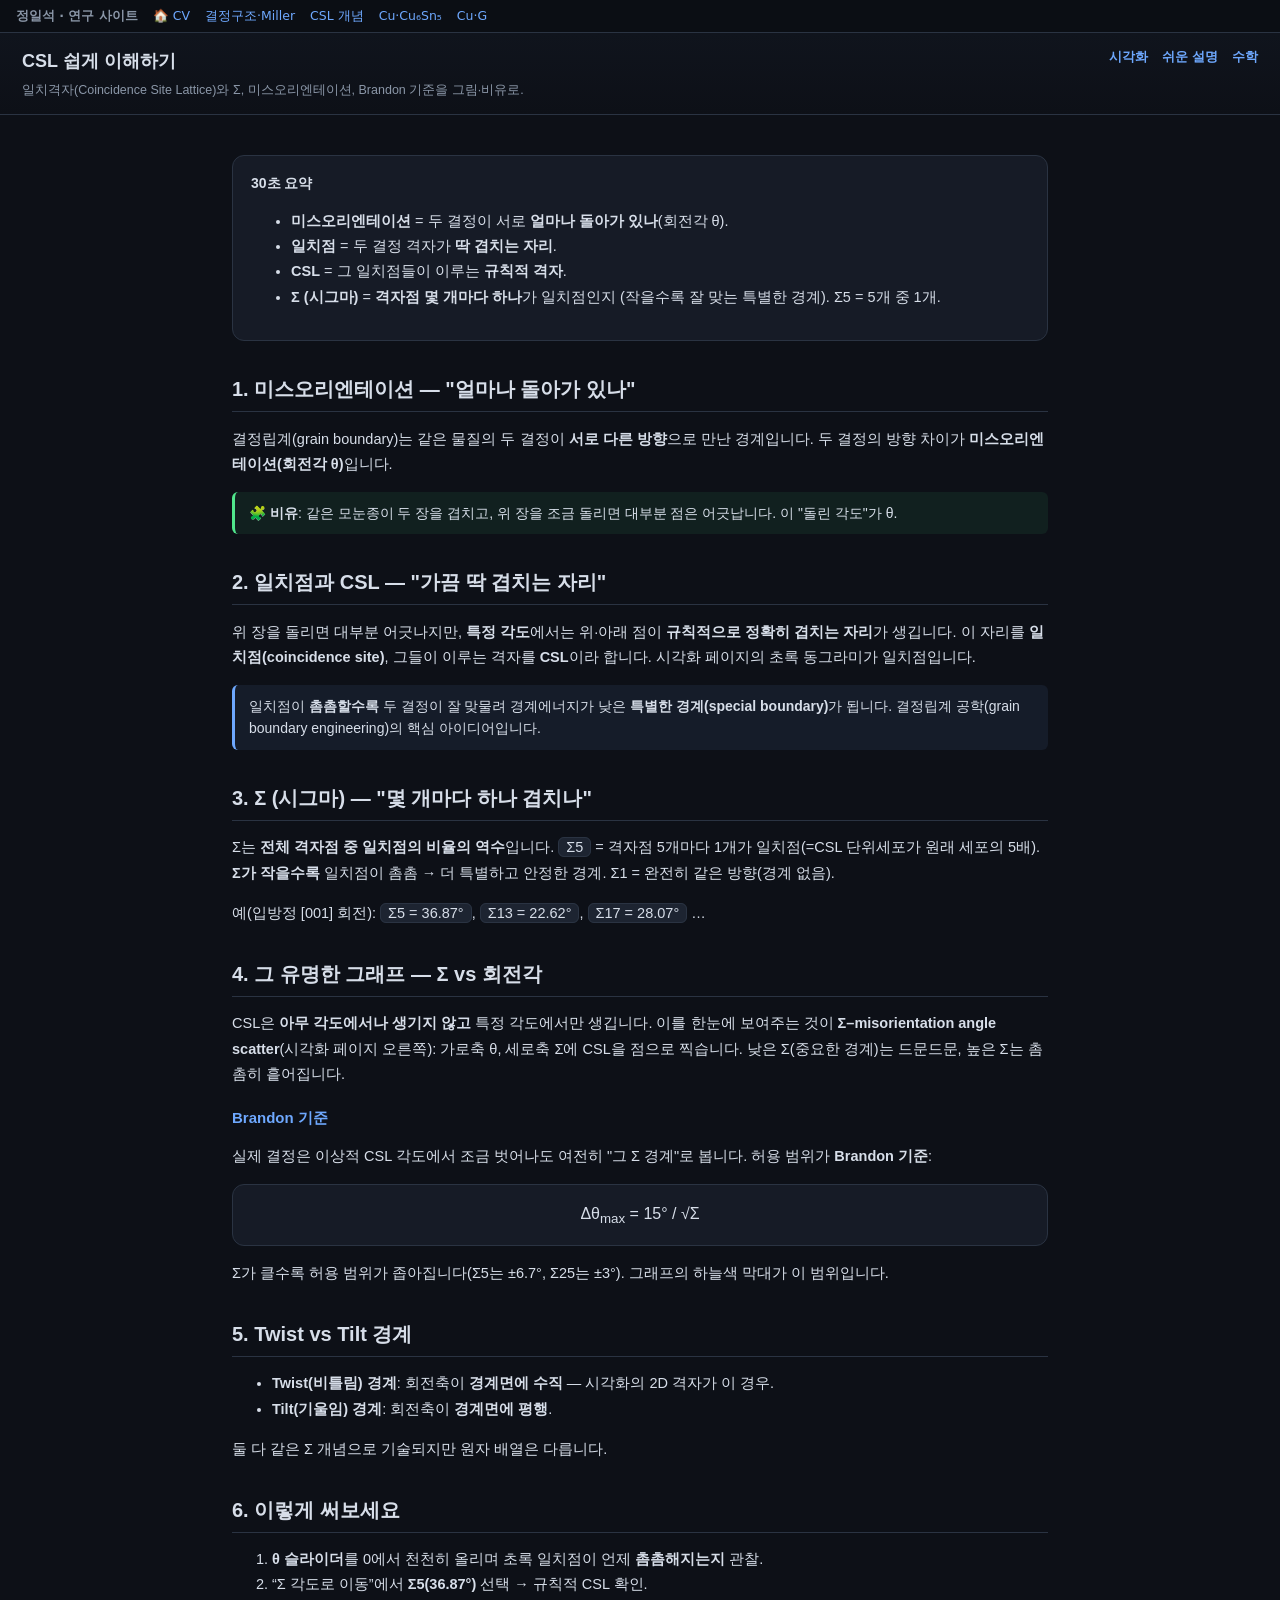
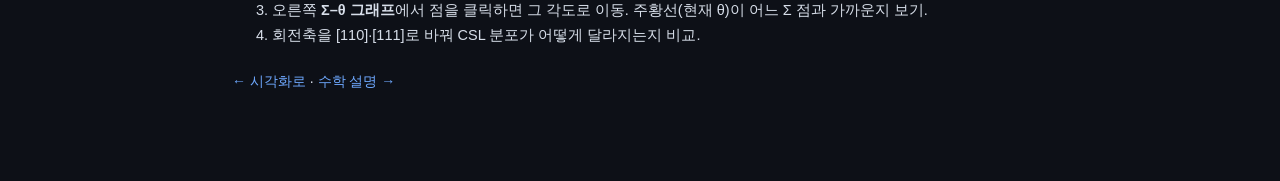
<file: guide.html>
<!DOCTYPE html>
<html lang="ko">
<head>
<meta charset="UTF-8" />
<meta name="viewport" content="width=device-width, initial-scale=1.0" />
<title>CSL 쉽게 이해하기</title>
<link rel="stylesheet" href="css/style.css" />
</head>
<body class="docbody">
<!--portal-nav-->
<nav style="background:#0b0e14;border-bottom:1px solid #2a3342;padding:7px 16px;font:12.5px/1.4 system-ui,'Noto Sans KR',sans-serif;display:flex;gap:6px 15px;flex-wrap:wrap;align-items:center">
<b style="color:#8b97a8">정일석 · 연구 사이트</b>
<a style="color:#6ea8fe;text-decoration:none" href="https://mureds.github.io/">🏠 CV</a>
<a style="color:#6ea8fe;text-decoration:none" href="https://mureds.github.io/crystal_basics/">결정구조·Miller</a>
<a style="color:#6ea8fe;text-decoration:none" href="https://mureds.github.io/csl_concept/">CSL 개념</a>
<a style="color:#6ea8fe;text-decoration:none" href="https://mureds.github.io/csl_cu_cu6sn5/">Cu·Cu₆Sn₅</a>
<a style="color:#6ea8fe;text-decoration:none" href="https://mureds.github.io/csl_cu_g/">Cu·G</a>
</nav>
  <header>
    <h1>CSL 쉽게 이해하기
      <span class="nav"><a href="index.html">시각화</a><a href="guide.html">쉬운 설명</a><a href="math.html">수학</a></span>
    </h1>
    <p class="sub">일치격자(Coincidence Site Lattice)와 Σ, 미스오리엔테이션, Brandon 기준을 그림·비유로.</p>
  </header>
  <div class="doc">
    <div class="card"><b>30초 요약</b>
      <ul>
        <li><b>미스오리엔테이션</b> = 두 결정이 서로 <b>얼마나 돌아가 있나</b>(회전각 θ).</li>
        <li><b>일치점</b> = 두 결정 격자가 <b>딱 겹치는 자리</b>.</li>
        <li><b>CSL</b> = 그 일치점들이 이루는 <b>규칙적 격자</b>.</li>
        <li><b>Σ (시그마)</b> = <b>격자점 몇 개마다 하나</b>가 일치점인지 (작을수록 잘 맞는 특별한 경계). Σ5 = 5개 중 1개.</li>
      </ul>
    </div>

    <h2>1. 미스오리엔테이션 — "얼마나 돌아가 있나"</h2>
    <p>결정립계(grain boundary)는 같은 물질의 두 결정이 <b>서로 다른 방향</b>으로 만난 경계입니다. 두 결정의 방향 차이가 <b>미스오리엔테이션(회전각 θ)</b>입니다.</p>
    <div class="analogy">🧩 <b>비유</b>: 같은 모눈종이 두 장을 겹치고, 위 장을 조금 돌리면 대부분 점은 어긋납니다. 이 "돌린 각도"가 θ.</div>

    <h2>2. 일치점과 CSL — "가끔 딱 겹치는 자리"</h2>
    <p>위 장을 돌리면 대부분 어긋나지만, <b>특정 각도</b>에서는 위·아래 점이 <b>규칙적으로 정확히 겹치는 자리</b>가 생깁니다. 이 자리를 <b>일치점(coincidence site)</b>, 그들이 이루는 격자를 <b>CSL</b>이라 합니다. 시각화 페이지의 초록 동그라미가 일치점입니다.</p>
    <div class="tip">일치점이 <b>촘촘할수록</b> 두 결정이 잘 맞물려 경계에너지가 낮은 <b>특별한 경계(special boundary)</b>가 됩니다. 결정립계 공학(grain boundary engineering)의 핵심 아이디어입니다.</div>

    <h2>3. Σ (시그마) — "몇 개마다 하나 겹치나"</h2>
    <p>Σ는 <b>전체 격자점 중 일치점의 비율의 역수</b>입니다. <span class="kv">Σ5</span> = 격자점 5개마다 1개가 일치점(=CSL 단위세포가 원래 세포의 5배). <b>Σ가 작을수록</b> 일치점이 촘촘 → 더 특별하고 안정한 경계. Σ1 = 완전히 같은 방향(경계 없음).</p>
    <p>예(입방정 [001] 회전): <span class="kv">Σ5 = 36.87°</span>, <span class="kv">Σ13 = 22.62°</span>, <span class="kv">Σ17 = 28.07°</span> …</p>

    <h2>4. 그 유명한 그래프 — Σ vs 회전각</h2>
    <p>CSL은 <b>아무 각도에서나 생기지 않고</b> 특정 각도에서만 생깁니다. 이를 한눈에 보여주는 것이 <b>Σ–misorientation angle scatter</b>(시각화 페이지 오른쪽): 가로축 θ, 세로축 Σ에 CSL을 점으로 찍습니다. 낮은 Σ(중요한 경계)는 드문드문, 높은 Σ는 촘촘히 흩어집니다.</p>
    <h3>Brandon 기준</h3>
    <p>실제 결정은 이상적 CSL 각도에서 조금 벗어나도 여전히 "그 Σ 경계"로 봅니다. 허용 범위가 <b>Brandon 기준</b>:</p>
    <div class="card" style="text-align:center;font-size:16px">Δθ<sub>max</sub> = 15° / √Σ</div>
    <p>Σ가 클수록 허용 범위가 좁아집니다(Σ5는 ±6.7°, Σ25는 ±3°). 그래프의 하늘색 막대가 이 범위입니다.</p>

    <h2>5. Twist vs Tilt 경계</h2>
    <ul>
      <li><b>Twist(비틀림) 경계</b>: 회전축이 <b>경계면에 수직</b> — 시각화의 2D 격자가 이 경우.</li>
      <li><b>Tilt(기울임) 경계</b>: 회전축이 <b>경계면에 평행</b>.</li>
    </ul>
    <p>둘 다 같은 Σ 개념으로 기술되지만 원자 배열은 다릅니다.</p>

    <h2>6. 이렇게 써보세요</h2>
    <ol>
      <li><b>θ 슬라이더</b>를 0에서 천천히 올리며 초록 일치점이 언제 <b>촘촘해지는지</b> 관찰.</li>
      <li>“Σ 각도로 이동”에서 <b>Σ5(36.87°)</b> 선택 → 규칙적 CSL 확인.</li>
      <li>오른쪽 <b>Σ–θ 그래프</b>에서 점을 클릭하면 그 각도로 이동. 주황선(현재 θ)이 어느 Σ 점과 가까운지 보기.</li>
      <li>회전축을 [110]·[111]로 바꿔 CSL 분포가 어떻게 달라지는지 비교.</li>
    </ol>
    <a class="back" href="index.html">← 시각화로</a> · <a class="back" href="math.html">수학 설명 →</a>
  </div>
</body>
</html>
</file>
<file: css/style.css>
:root{
  --bg:#0d1017; --panel:#161b26; --panel2:#1d2431; --line:#2a3342;
  --txt:#d7dee9; --muted:#8b97a8; --a:#e88a3a; --b:#5aa0ff; --co:#50e68c; --accent:#6ea8fe;
}
*{box-sizing:border-box}
html,body{margin:0;height:100%}
body{background:var(--bg);color:var(--txt);
  font:14px/1.6 -apple-system,"Segoe UI","Noto Sans KR",sans-serif;display:flex;flex-direction:column}
a{color:var(--accent);text-decoration:none} a:hover{text-decoration:underline}
header{padding:14px 22px;border-bottom:1px solid var(--line);background:linear-gradient(180deg,#10141d,#0d1017)}
header h1{margin:0;font-size:18px}
header h1 .nav{float:right;font-size:13px;font-weight:600}
header h1 .nav a{margin-left:14px}
header .sub{margin:5px 0 0;color:var(--muted);font-size:12.5px}
main{flex:1;display:flex;min-height:0}
#controls{width:290px;flex-shrink:0;background:var(--panel);border-right:1px solid var(--line);
  overflow-y:auto;padding:6px 14px 24px}
#controls section{padding:12px 0;border-bottom:1px solid var(--line)}
#controls h2{font-size:12px;text-transform:uppercase;letter-spacing:.6px;color:var(--muted);margin:6px 0 10px}
label{display:block;margin:10px 0;font-size:13px}
.hint{color:var(--muted);font-size:11.5px;float:right}
input[type=range]{width:100%;margin-top:8px;accent-color:var(--accent)}
input[type=number],select{width:100%;background:var(--panel2);border:1px solid var(--line);
  color:var(--txt);border-radius:7px;padding:7px 9px;font-size:13px}
.chk{display:flex;align-items:center;gap:6px;font-size:13px;margin:5px 0}
button{background:var(--panel2);border:1px solid var(--line);color:var(--txt);border-radius:7px;
  padding:7px 10px;cursor:pointer;font-size:13px}
button:hover{border-color:var(--accent)}
#readout dl{display:grid;grid-template-columns:1fr auto;gap:4px 10px;margin:0}
#readout dt{color:var(--muted);font-size:12.5px} #readout dd{margin:0;text-align:right;font-variant-numeric:tabular-nums}
#stage{flex:1;display:flex;flex-direction:column;min-width:0;padding:12px;gap:12px;overflow:auto}
.pane{background:var(--panel);border:1px solid var(--line);border-radius:12px;padding:10px 12px}
.pane h3{margin:0 0 6px;font-size:13px;color:var(--muted);font-weight:600}
canvas{display:block;width:100%;background:#0b0e14;border-radius:8px;border:1px solid var(--line)}
#cvLat{height:440px;cursor:grab} #cvLat:active{cursor:grabbing}
#cvScatter{height:340px}
.legend{display:flex;gap:16px;flex-wrap:wrap;font-size:12px;color:var(--muted);margin-top:6px}
.legend i{display:inline-block;width:10px;height:10px;border-radius:50%;vertical-align:-1px;margin-right:5px}
.legend .a{background:var(--a)} .legend .b{background:var(--b)}
.legend .co{background:transparent;border:2px solid var(--co)}
/* doc pages (guide/math) */
.doc{max-width:860px;margin:0 auto;padding:26px 22px 80px;display:block}
.doc h2{font-size:20px;margin:32px 0 10px;border-bottom:1px solid var(--line);padding-bottom:6px}
.doc h3{font-size:15px;color:var(--accent);margin:18px 0 6px}
.doc p,.doc li{font-size:14.5px;line-height:1.75}
.card{background:var(--panel);border:1px solid var(--line);border-radius:12px;padding:16px 18px;margin:14px 0}
.tip{background:rgba(110,168,254,.08);border-left:3px solid var(--accent);border-radius:6px;padding:10px 14px;margin:12px 0}
.analogy{background:rgba(80,230,140,.07);border-left:3px solid var(--co);border-radius:6px;padding:10px 14px;margin:12px 0}
.kv{background:var(--panel2);border:1px solid var(--line);border-radius:6px;padding:1px 7px;font-variant-numeric:tabular-nums}
.doc table{width:100%;border-collapse:collapse;margin:12px 0;font-size:13.5px}
.doc th,.doc td{text-align:left;padding:7px 9px;border-bottom:1px solid var(--line)}
.doc th{color:var(--muted)}
.back{display:inline-block;margin:8px 0;color:var(--accent)}
body.docbody{display:block;overflow-y:auto}
@media (max-width:820px){ main{flex-direction:column} #controls{width:100%;max-height:44%} }
</file>
